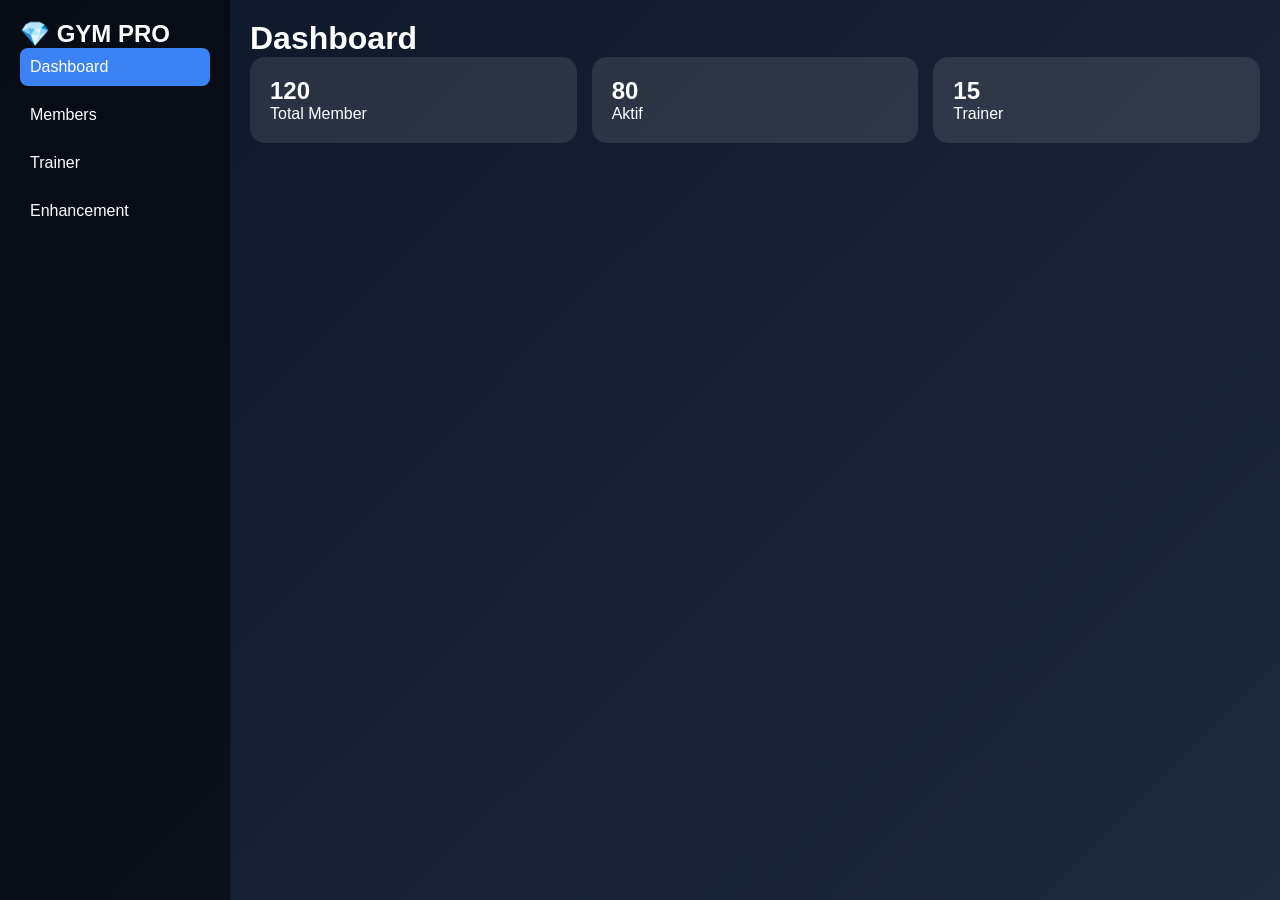
<file: index.html>
<!DOCTYPE html>
<html lang="id">
<head>
<meta charset="UTF-8">
<title>Dashboard</title>
<link rel="stylesheet" href="style.css">
</head>
<body>

<div class="layout">

<div class="sidebar">
<h2>💎 GYM PRO</h2>
<a href="index.html" class="active">Dashboard</a>
<a href="members.html">Members</a>
<!-- <a href="detail.html">Detail</a> -->
<a href="trainer.html">Trainer</a>
<a href="enhancement.html">Enhancement</a>
</div>

<div class="main">
<h1>Dashboard</h1>

<div class="cards">
<div class="card"><h2>120</h2><p>Total Member</p></div>
<div class="card"><h2>80</h2><p>Aktif</p></div>
<div class="card"><h2>15</h2><p>Trainer</p></div>
</div>

</div>
</div>

</body>
</html>
</file>
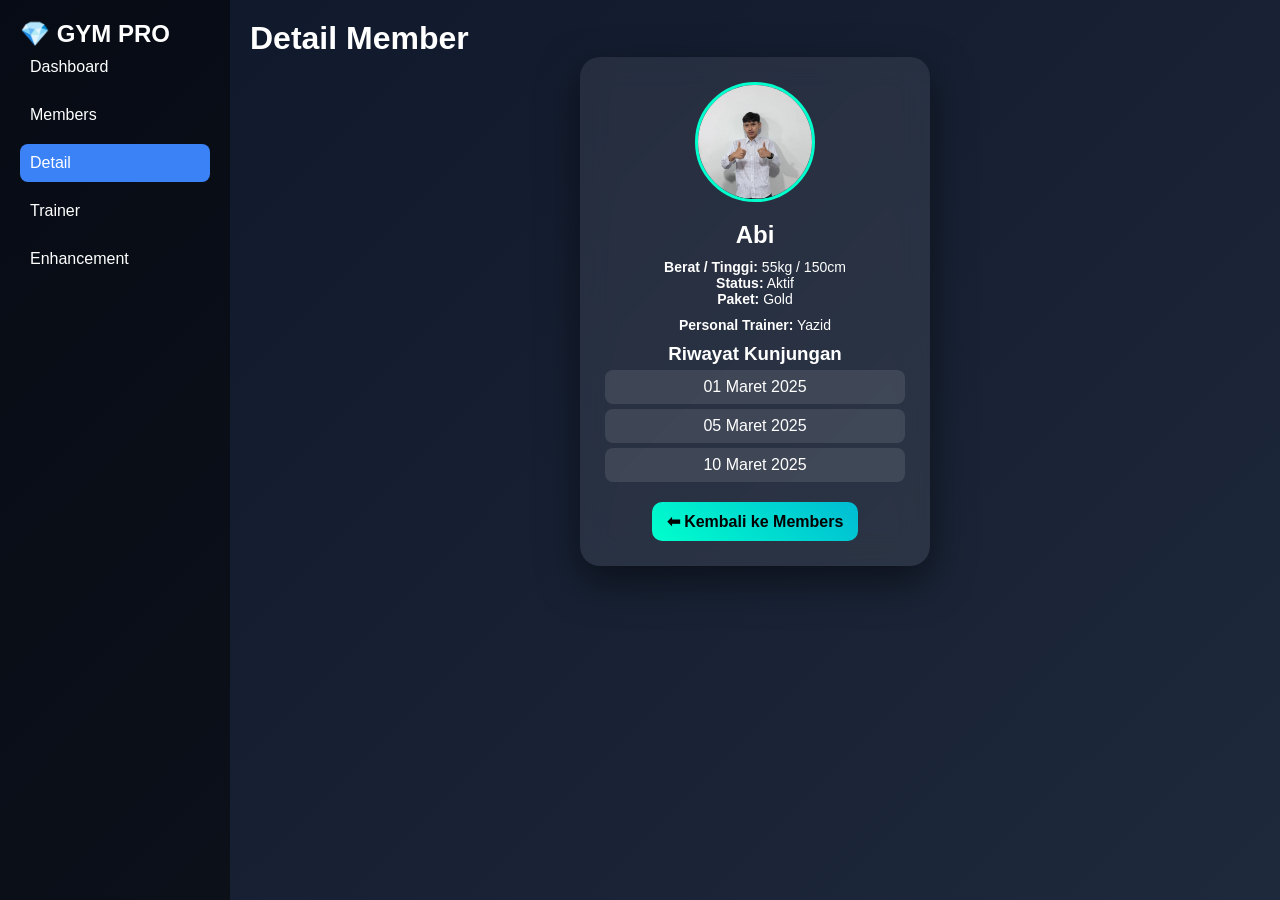
<file: detail_1.html>
<!DOCTYPE html>
<html lang="id">
<head>
<meta charset="UTF-8">
<title>Detail Member</title>
<link rel="stylesheet" href="style.css">
</head>
<body>

<div class="layout">

    <!-- SIDEBAR -->
    <div class="sidebar">
        <h2>💎 GYM PRO</h2>
        <a href="index.html">Dashboard</a>
        <a href="members.html">Members</a>
        <a href="detail_1.html" class="active">Detail</a>
        <a href="trainer.html">Trainer</a>
        <a href="enhancement.html">Enhancement</a>
    </div>

    <!-- MAIN -->
    <div class="main">

        <h1>Detail Member</h1>

        <div class="detail-card">

            <!-- FOTO -->
            <img src="images/Abi.jpg" alt="Foto Andi">

            <!-- NAMA -->
            <h2>Abi</h2>

            <!-- DATA FISIK -->
            <div class="info">
                <p><b>Berat / Tinggi:</b> 55kg / 150cm</p>
                <p><b>Status:</b> Aktif</p>
                <p><b>Paket:</b> Gold</p>
            </div>

            <!-- TRAINER -->
            <div class="info">
                <p><b>Personal Trainer:</b> Yazid </p>
            </div>

            <!-- RIWAYAT -->
            <div class="history">
                <h3>Riwayat Kunjungan</h3>
                <ul>
                    <li>01 Maret 2025</li>
                    <li>05 Maret 2025</li>
                    <li>10 Maret 2025</li>
                </ul>
            </div>

            <!-- BUTTON -->
            <a href="members.html" class="btn">⬅ Kembali ke Members</a>

        </div>

    </div>

</div>

</body>
</html>
</file>
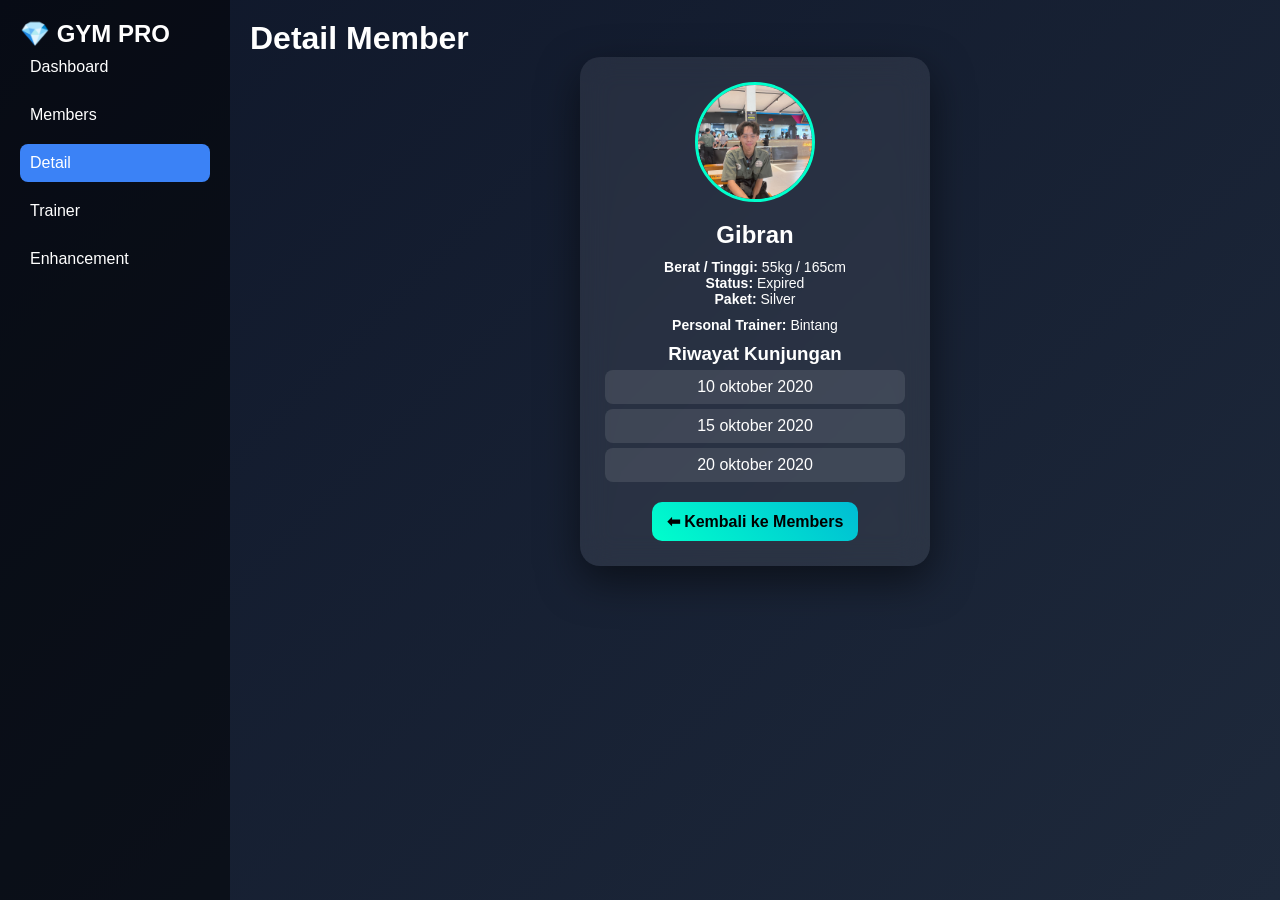
<file: detail_2.html>
<!DOCTYPE html>
<html lang="id">
<head>
<meta charset="UTF-8">
<title>Detail Member</title>
<link rel="stylesheet" href="style.css">
</head>
<body>

<div class="layout">

    <!-- SIDEBAR -->
    <div class="sidebar">
        <h2>💎 GYM PRO</h2>
        <a href="index.html">Dashboard</a>
        <a href="members.html">Members</a>
        <a href="detail_2.html" class="active">Detail</a>
        <a href="trainer.html">Trainer</a>
        <a href="enhancement.html">Enhancement</a>
    </div>

    <!-- MAIN -->
    <div class="main">

        <h1>Detail Member</h1>

        <div class="detail-card">

            <!-- FOTO -->
            <img src="images/Gibran.jpg" alt="Foto Andi">

            <!-- NAMA -->
            <h2>Gibran</h2>

            <!-- DATA FISIK -->
            <div class="info">
                <p><b>Berat / Tinggi:</b> 55kg / 165cm</p>
                <p><b>Status:</b> Expired</p>
                <p><b>Paket:</b> Silver</p>
            </div>

            <!-- TRAINER -->
            <div class="info">
                <p><b>Personal Trainer:</b> Bintang </p>
            </div>

            <!-- RIWAYAT -->
            <div class="history">
                <h3>Riwayat Kunjungan</h3>
                <ul>
                    <li>10 oktober 2020</li>
                    <li>15 oktober 2020</li>
                    <li>20 oktober 2020</li>
                </ul>
            </div>

            <!-- BUTTON -->
            <a href="members.html" class="btn">⬅ Kembali ke Members</a>

        </div>

    </div>

</div>

</body>
</html>
</file>
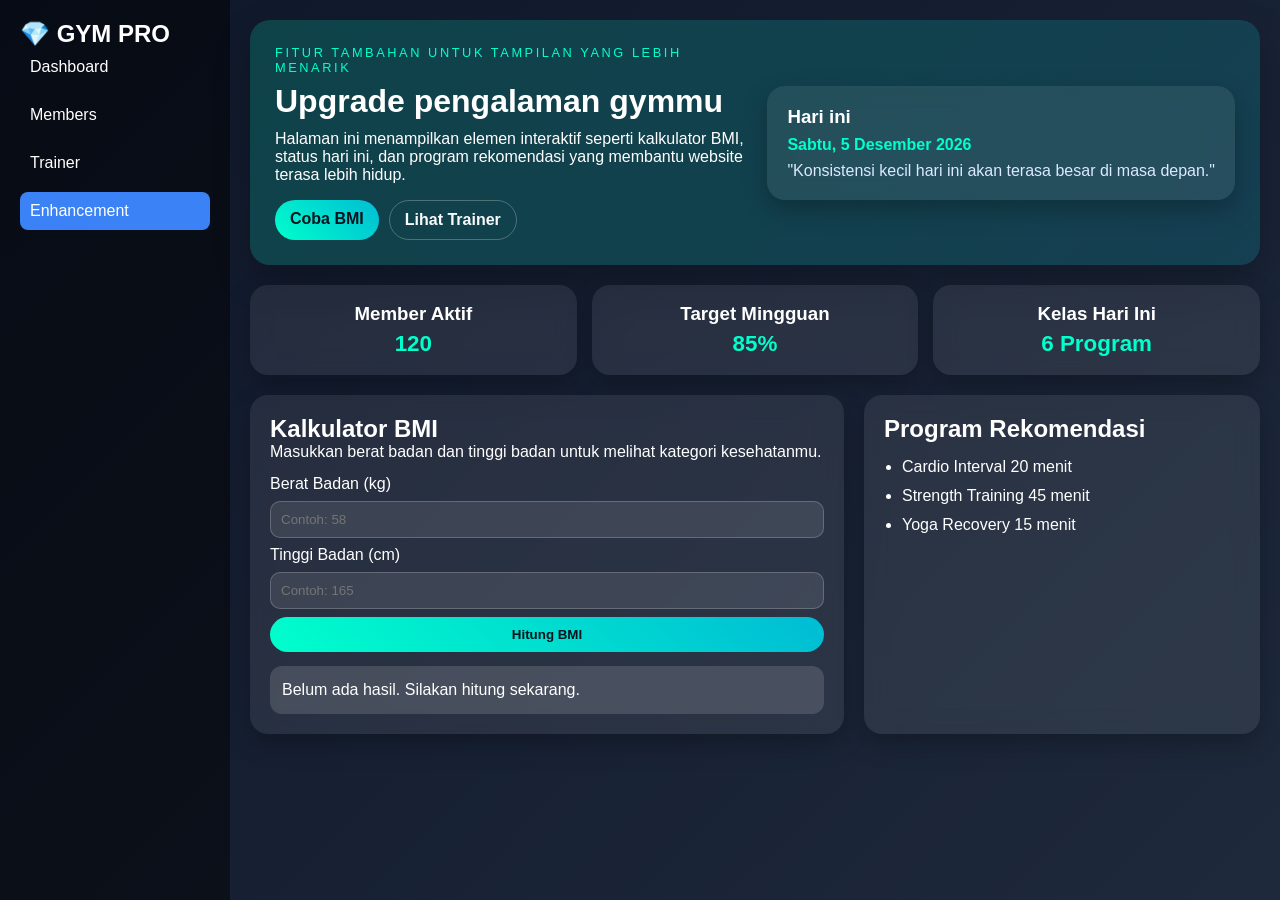
<file: enhancement.html>
<!DOCTYPE html>
<html lang="id">
<head>
  <meta charset="UTF-8">
  <meta name="viewport" content="width=device-width, initial-scale=1.0">
  <title>Enhancement</title>
  <link rel="stylesheet" href="style.css">
  <link rel="stylesheet" href="enhancement.css">
</head>
<body>
  <div class="layout">
    <div class="sidebar">
      <h2>💎 GYM PRO</h2>
      <a href="index.html">Dashboard</a>
      <a href="members.html">Members</a>
      <a href="trainer.html">Trainer</a>
      <a href="enhancement.html" class="active">Enhancement</a>
    </div>

    <div class="main">
      <section class="hero">
        <div class="hero-copy">
          <p class="eyebrow">Fitur tambahan untuk tampilan yang lebih menarik</p>
          <h1>Upgrade pengalaman gymmu</h1>
          <p>Halaman ini menampilkan elemen interaktif seperti kalkulator BMI, status hari ini, dan program rekomendasi yang membantu website terasa lebih hidup.</p>
          <div class="hero-actions">
            <a href="#bmi" class="btn-primary">Coba BMI</a>
            <a href="trainer.html" class="btn-secondary">Lihat Trainer</a>
          </div>
        </div>

        <div class="hero-card">
          <h3>Hari ini</h3>
          <p id="todayDate" class="date-text"></p>
          <p id="todayQuote" class="quote-text"></p>
        </div>
      </section>

      <section class="stats-grid">
        <div class="stat-card">
          <h3>Member Aktif</h3>
          <p>120</p>
        </div>
        <div class="stat-card">
          <h3>Target Mingguan</h3>
          <p>85%</p>
        </div>
        <div class="stat-card">
          <h3>Kelas Hari Ini</h3>
          <p>6 Program</p>
        </div>
      </section>

      <section class="content-grid">
        <div class="panel" id="bmi">
          <h2>Kalkulator BMI</h2>
          <p>Masukkan berat badan dan tinggi badan untuk melihat kategori kesehatanmu.</p>

          <form id="bmiForm">
            <label for="weight">Berat Badan (kg)</label>
            <input type="number" id="weight" min="1" step="0.1" placeholder="Contoh: 58" required>

            <label for="height">Tinggi Badan (cm)</label>
            <input type="number" id="height" min="1" step="0.1" placeholder="Contoh: 165" required>

            <button type="submit">Hitung BMI</button>
          </form>

          <div id="bmiResult" class="result-box" aria-live="polite">
            Belum ada hasil. Silakan hitung sekarang.
          </div>
        </div>

        <div class="panel">
          <h2>Program Rekomendasi</h2>
          <ul class="program-list">
            <li>Cardio Interval 20 menit</li>
            <li>Strength Training 45 menit</li>
            <li>Yoga Recovery 15 menit</li>
          </ul>
        </div>
      </section>
    </div>
  </div>

  <script src="enhancement.js"></script>
</body>
</html>
</file>
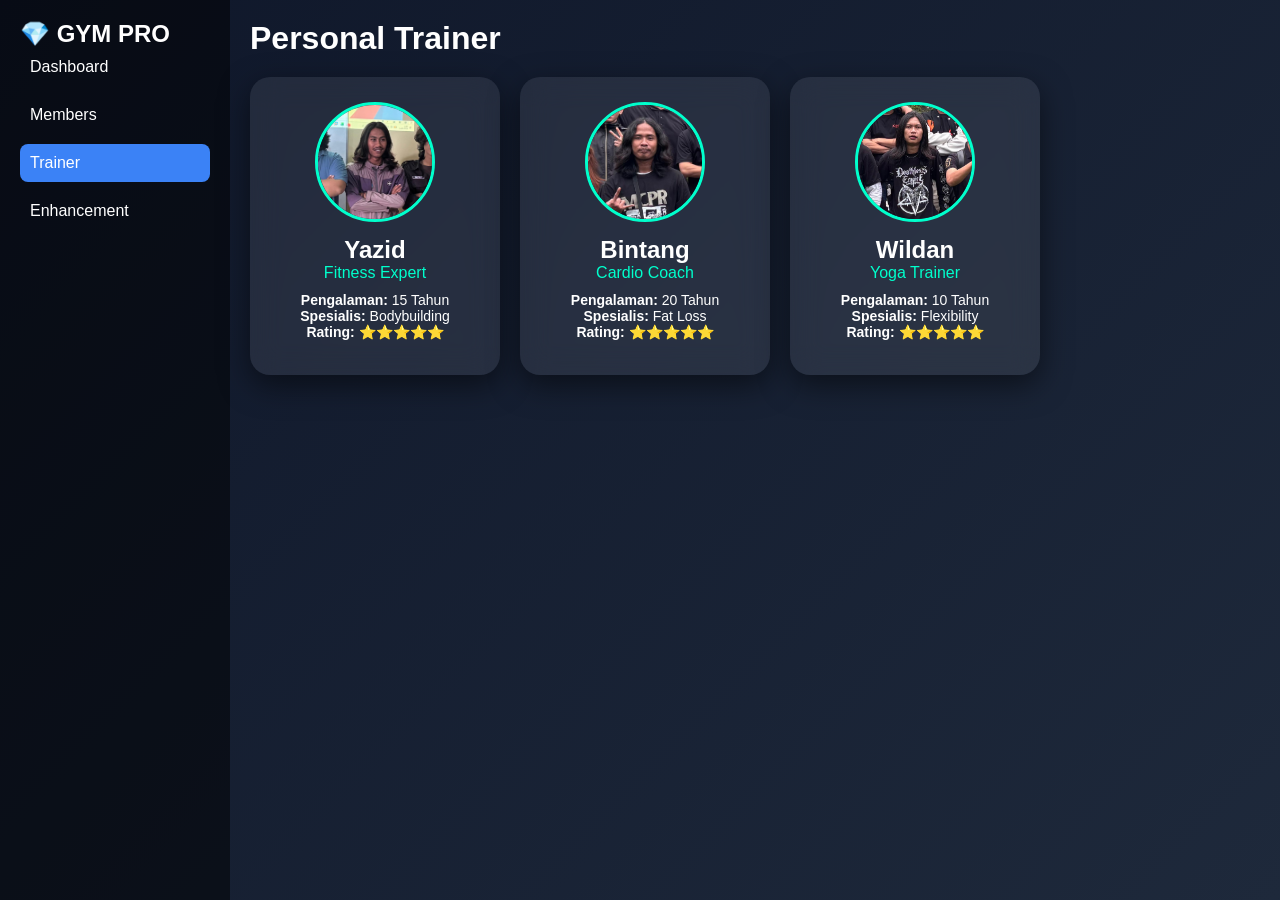
<file: trainer.html>
<!DOCTYPE html>
<html lang="id">
<head>
<meta charset="UTF-8">
<title>Trainer</title>
<link rel="stylesheet" href="style.css">
</head>
<body>

<div class="layout">

    <!-- SIDEBAR -->
    <div class="sidebar">
        <h2>💎 GYM PRO</h2>
        <a href="index.html">Dashboard</a>
        <a href="members.html">Members</a>
        <!-- <a href="detail.html">Detail</a> -->
        <a href="trainer.html" class="active">Trainer</a>
        <a href="enhancement.html">Enhancement</a>
    </div>

    <!-- MAIN -->
    <div class="main">

        <h1>Personal Trainer</h1>

        <div class="trainer-container">

            <!-- TRAINER 1 -->
            <div class="trainer-card">
                <img src="images/trainer1.jpg" alt="Trainer 1">
                <h2>Yazid</h2>
                <p class="role">Fitness Expert</p>

                <div class="info">
                    <p><b>Pengalaman:</b> 15 Tahun</p>
                    <p><b>Spesialis:</b> Bodybuilding</p>
                    <p><b>Rating:</b> ⭐⭐⭐⭐⭐</p>
                </div>
            </div>

            <!-- TRAINER 2 -->
            <div class="trainer-card">
                <img src="images/trainer2.jpg" alt="Trainer 2">
                <h2>Bintang</h2>
                <p class="role">Cardio Coach</p>

                <div class="info">
                    <p><b>Pengalaman:</b> 20 Tahun</p>
                    <p><b>Spesialis:</b> Fat Loss</p>
                    <p><b>Rating:</b> ⭐⭐⭐⭐⭐</p>
                </div>
            </div>

            <!-- TRAINER 3 -->
            <div class="trainer-card">
                <img src="images/trainer3.jpg" alt="Trainer 3">
                <h2>Wildan</h2>
                <p class="role">Yoga Trainer</p>

                <div class="info">
                    <p><b>Pengalaman:</b> 10 Tahun</p>
                    <p><b>Spesialis:</b> Flexibility</p>
                    <p><b>Rating:</b> ⭐⭐⭐⭐⭐</p>
                </div>
            </div>

        </div>

    </div>

</div>

</body>
</html>
</file>
<file: style.css>
* {
margin: 0;
padding: 0;
box-sizing: border-box;
font-family: 'Segoe UI', sans-serif;
}

body {
background: linear-gradient(135deg, #0f172a, #1e293b);
color: white;
}

.layout {
display: flex;
}

/* SIDEBAR */
.sidebar {
width: 230px;
height: 100vh;
background: rgba(0,0,0,0.5);
padding: 20px;
}

.sidebar a {
display: block;
color: white;
text-decoration: none;
padding: 10px;
margin-bottom: 10px;
border-radius: 8px;
}

.sidebar a:hover,
.sidebar .active {
background: #3b82f6;
}

/* MAIN */
.main {
flex: 1;
padding: 20px;
}

/* CARDS */
.cards {
display: flex;
gap: 15px;
}

.card {
flex: 1;
background: rgba(255,255,255,0.1);
padding: 20px;
border-radius: 15px;
}

/* TABLE */
table {
width: 100%;
background: rgba(255,255,255,0.1);
margin-top: 20px;
border-radius: 10px;
}

th, td {
padding: 10px;
}

/* STATUS */
.aktif {
color: #00ffcc;
}

.expired {
color: red;
}

/* DETAIL */
.detail-card {
background: rgba(255,255,255,0.1);
padding: 20px;
border-radius: 15px;
width: 300px;
}

.detail-card img {
width: 100px;
border-radius: 50%;
}

/* TRAINER */
.trainer-card {
background: rgba(255,255,255,0.1);
padding: 20px;
border-radius: 15px;
text-align: center;
width: 250px;
}

.trainer-card img {
width: 100px;
border-radius: 50%;
}

table {
width: 100%;
border-collapse: collapse;
margin-top: 20px;
background: rgba(255,255,255,0.08);
border-radius: 10px;
overflow: hidden;
}

th {
background: rgba(255,255,255,0.15);
padding: 12px;
text-align: left;
}

td {
padding: 12px;
border-bottom: 1px solid rgba(255,255,255,0.1);
}

tr:hover {
background: rgba(255,255,255,0.1);
}

/* FOTO */
td img {
width: 45px;
height: 45px;
border-radius: 50%;
object-fit: cover;
border: 2px solid #00ffcc;
}

/* LINK NAMA */
td a {
color: #00ffcc;
text-decoration: none;
font-weight: bold;
}

td a:hover {
text-decoration: underline;
}

.detail-card {
background: rgba(255,255,255,0.08);
backdrop-filter: blur(15px);
padding: 25px;
border-radius: 20px;
width: 350px;
margin: auto;
text-align: center;
box-shadow: 0 15px 40px rgba(0,0,0,0.5);
}

.detail-card img {
width: 120px;
height: 120px;
border-radius: 50%;
object-fit: cover;
border: 3px solid #00ffcc;
margin-bottom: 15px;
}

.info {
margin: 10px 0;
}

.history ul {
list-style: none;
padding: 0;
}

.history li {
background: rgba(255,255,255,0.1);
padding: 8px;
margin: 5px 0;
border-radius: 8px;
}

.btn {
display: inline-block;
margin-top: 15px;
padding: 10px 15px;
background: linear-gradient(45deg, #00ffcc, #00bcd4);
color: black;
text-decoration: none;
border-radius: 10px;
font-weight: bold;
}
/* MEMBERS CRUD */
.members-header {
  display: flex;
  justify-content: space-between;
  align-items: center;
  margin-bottom: 16px;
}

.member-form-container {
  display: none;
  margin-bottom: 24px;
  background: rgba(255,255,255,0.08);
  padding: 20px;
  border-radius: 18px;
  backdrop-filter: blur(15px);
  box-shadow: 0 12px 30px rgba(0,0,0,0.4);
}

.member-form-container.active {
  display: block;
}

.member-form {
  display: grid;
  gap: 14px;
}

.member-form label {
  font-size: 0.95rem;
  color: #cbd5e1;
}

.member-form input,
.member-form select {
  width: 100%;
  padding: 10px 12px;
  border-radius: 12px;
  border: 1px solid rgba(255,255,255,0.18);
  background: rgba(255,255,255,0.1);
  color: white;
}

.member-form h2 {
  margin-bottom: 8px;
}

.form-actions {
  display: flex;
  gap: 12px;
  flex-wrap: wrap;
}

.btn-secondary {
  background: rgba(255,255,255,0.08);
  color: white;
  border: 1px solid rgba(255,255,255,0.2);
}

.btn-small {
  padding: 8px 10px;
  border-radius: 10px;
  font-size: 0.9rem;
}

.btn-edit {
  background: #2563eb;
  color: white;
}

.btn-delete {
  background: #dc2626;
  color: white;
}

.table-actions {
  display: flex;
  gap: 8px;
  flex-wrap: wrap;
}

.empty-row {
  text-align: center;
  padding: 24px 0;
  color: #cbd5e1;
}
/* GRID TRAINER */
.trainer-container {
display: flex;
gap: 20px;
flex-wrap: wrap;
margin-top: 20px;
}

/* CARD */
.trainer-card {
background: rgba(255,255,255,0.08);
backdrop-filter: blur(15px);
padding: 25px;
border-radius: 20px;
text-align: center;
width: 250px;
box-shadow: 0 10px 30px rgba(0,0,0,0.5);
transition: 0.3s;
}

.trainer-card:hover {
transform: translateY(-8px);
}

/* FOTO */
.trainer-card img {
width: 120px;
height: 120px;
border-radius: 50%;
object-fit: cover;
border: 3px solid #00ffcc;
margin-bottom: 10px;
}

/* ROLE */
.role {
color: #00ffcc;
margin-bottom: 10px;
}

/* INFO */
.info {
font-size: 14px;
margin-top: 10px;
}
</file>
<file: enhancement.css>
:root {
  --accent: #00ffcc;
  --accent-2: #00bcd4;
  --panel: rgba(255,255,255,0.08);
  --panel-strong: rgba(255,255,255,0.14);
  --text: #f8fafc;
}

.hero {
  display: flex;
  justify-content: space-between;
  align-items: center;
  gap: 20px;
  background: linear-gradient(135deg, rgba(0,255,204,0.18), rgba(0,188,212,0.18));
  padding: 25px;
  border-radius: 20px;
  margin-bottom: 20px;
  box-shadow: 0 15px 35px rgba(0,0,0,0.25);
}

.hero-copy {
  flex: 1.3;
}

.eyebrow {
  text-transform: uppercase;
  letter-spacing: 0.2em;
  color: var(--accent);
  font-size: 0.8rem;
  margin-bottom: 8px;
}

.hero h1 {
  font-size: 2rem;
  margin-bottom: 10px;
}

.hero-actions {
  display: flex;
  gap: 10px;
  flex-wrap: wrap;
  margin-top: 16px;
}

.btn-primary,
.btn-secondary,
#bmiForm button {
  display: inline-block;
  padding: 10px 15px;
  border-radius: 999px;
  text-decoration: none;
  font-weight: bold;
  border: none;
  cursor: pointer;
}

.btn-primary,
#bmiForm button {
  background: linear-gradient(45deg, var(--accent), var(--accent-2));
  color: #04131d;
}

.btn-secondary {
  background: transparent;
  color: var(--text);
  border: 1px solid rgba(255,255,255,0.25);
}

.hero-card,
.stat-card,
.panel {
  background: var(--panel);
  backdrop-filter: blur(12px);
  border-radius: 18px;
  box-shadow: 0 10px 25px rgba(0,0,0,0.25);
}

.hero-card {
  min-width: 240px;
  padding: 20px;
}

.date-text {
  color: var(--accent);
  font-weight: bold;
  margin-top: 8px;
}

.quote-text {
  margin-top: 8px;
  color: #dbeafe;
}

.stats-grid {
  display: grid;
  grid-template-columns: repeat(3, 1fr);
  gap: 15px;
  margin-bottom: 20px;
}

.stat-card {
  padding: 18px;
  text-align: center;
}

.stat-card p {
  font-size: 1.4rem;
  font-weight: bold;
  margin-top: 6px;
  color: var(--accent);
}

.content-grid {
  display: grid;
  grid-template-columns: 1.2fr 0.8fr;
  gap: 20px;
}

.panel {
  padding: 20px;
}

#bmiForm {
  display: flex;
  flex-direction: column;
  gap: 8px;
  margin-top: 14px;
}

#bmiForm input {
  padding: 10px;
  border-radius: 10px;
  border: 1px solid rgba(255,255,255,0.2);
  background: rgba(255,255,255,0.1);
  color: white;
}

.result-box {
  margin-top: 14px;
  padding: 12px;
  border-radius: 12px;
  background: var(--panel-strong);
  line-height: 1.5;
}

.program-list {
  padding-left: 18px;
  margin-top: 10px;
  line-height: 1.8;
}

@media (max-width: 900px) {
  .hero,
  .content-grid,
  .stats-grid {
    grid-template-columns: 1fr;
    display: block;
  }

  .hero-card {
    margin-top: 14px;
  }

  .stats-grid {
    display: grid;
  }
}
</file>
